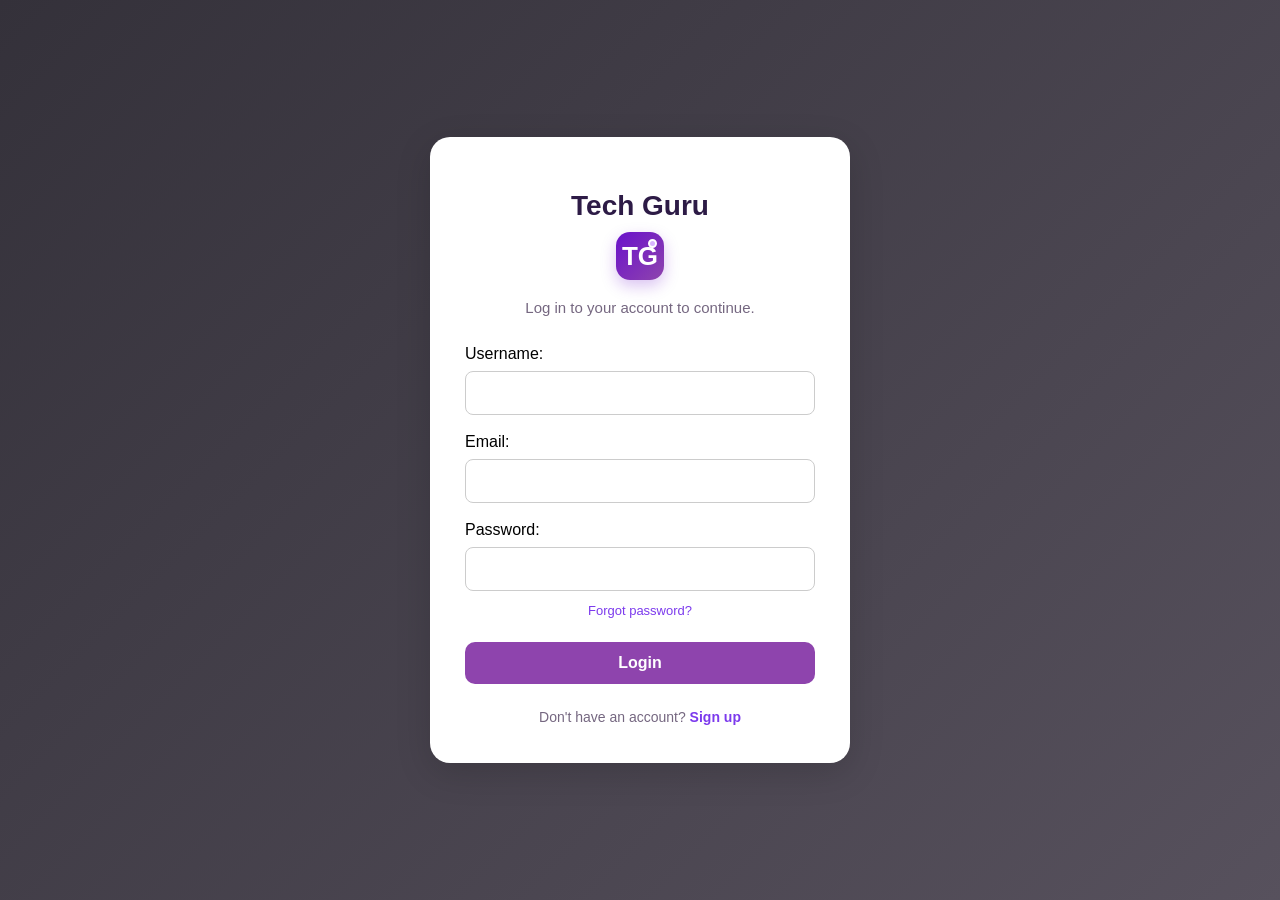
<file: index.html>
<!DOCTYPE html>
<html lang ="eng" >
    <head>
        <meta charset="UTF-8">
        <meta name="viewport" content="width=device-width, initial-scale=1.0">
        <title>Melody Login</title>
        <link rel="stylesheet" href="style.css">
    </head>
    <body>
       <div class = "login-container">
            <h1>Tech Guru</h1>
            <div class="logo">
                TG
                <span class="logo-dot"></span>
            </div>
            <p>Log in to your account to continue.</p>
            <form action="home.html" method="get">
                <label for="username">Username:</label>
                <input type="text" id="username" name="username" required>
                <label for="email">Email:</label>
                <input type="email" id="email" name="email" required>
                <label for="password">Password:</label>
                <input type="password" id="password" name="password" required>
                <p class="forgot-password">
    <a href="forgot-password.html">Forgot password?</a>
</p>
                <button type="submit">Login</button>
                <p class="signup-text">Don't have an account? <a href="signup.html">Sign up</a></p>
            </form>
        </div>

    </body>
</html>
</file>
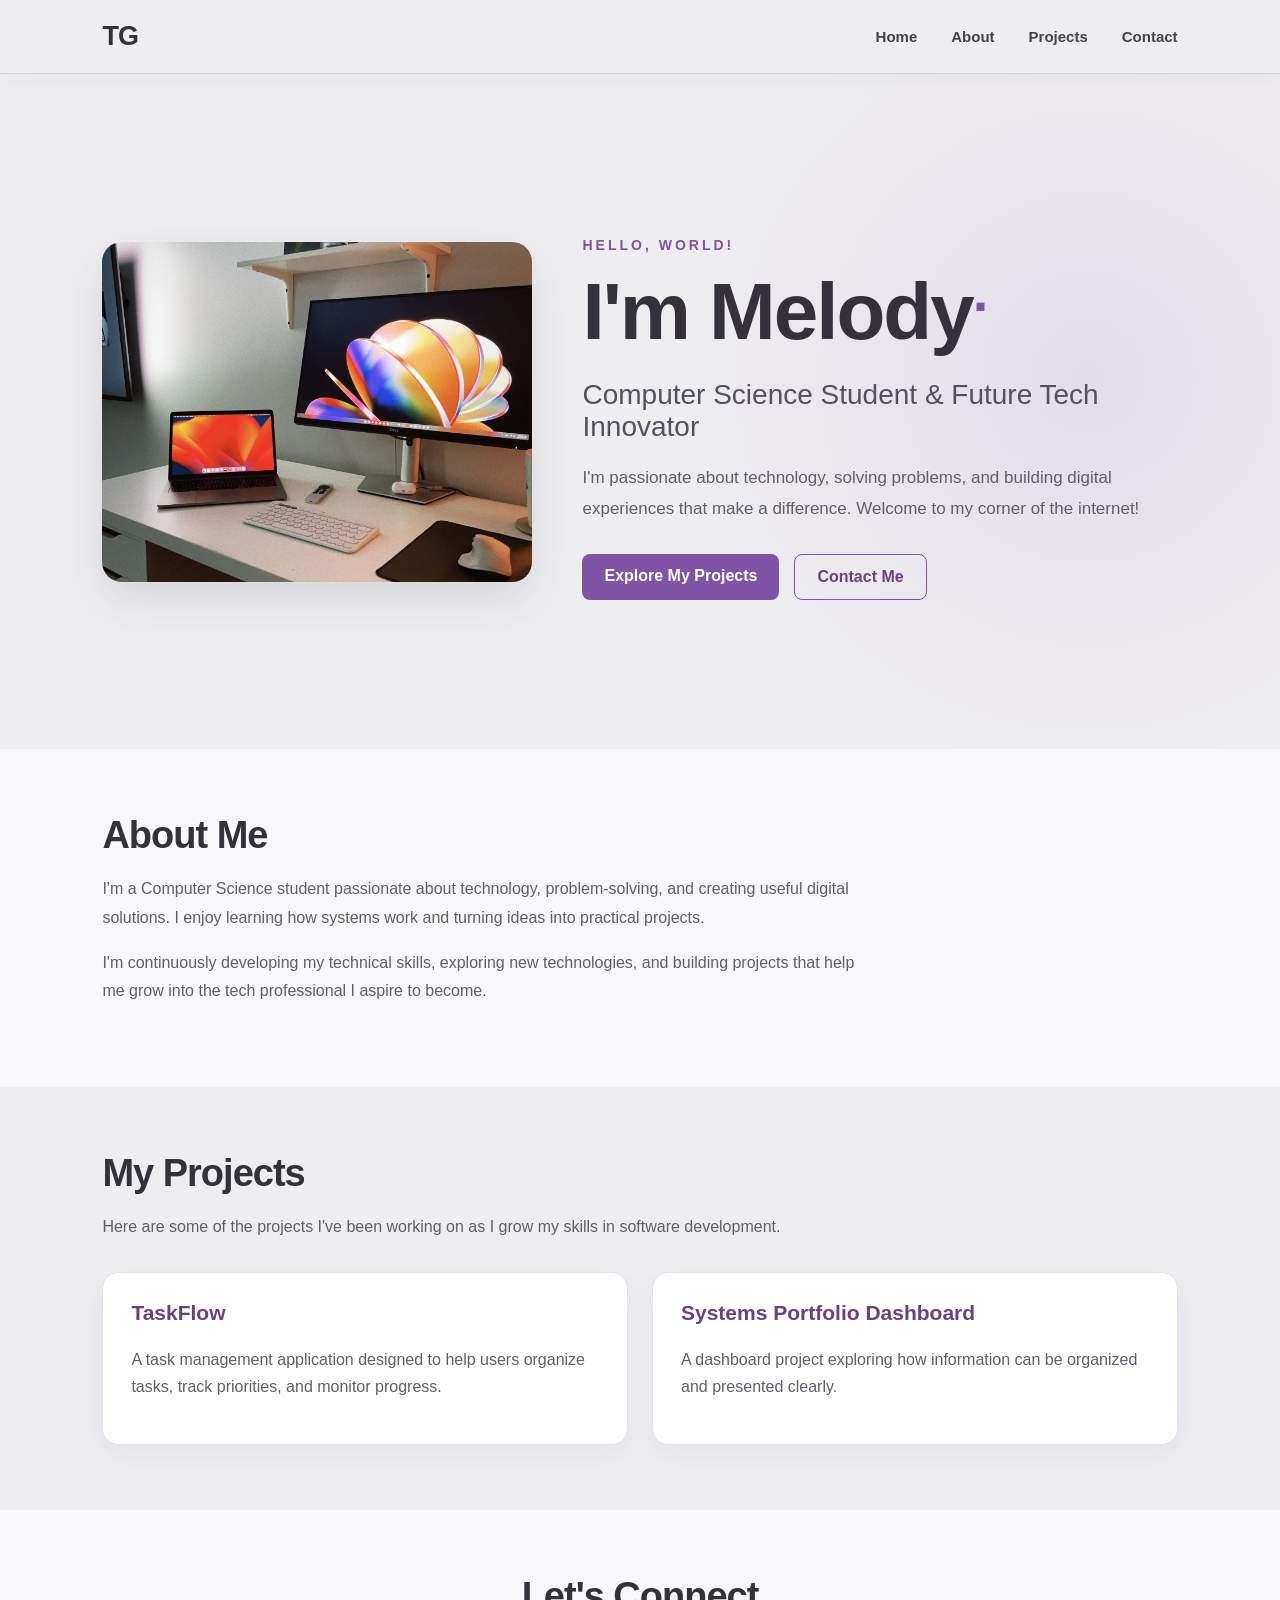
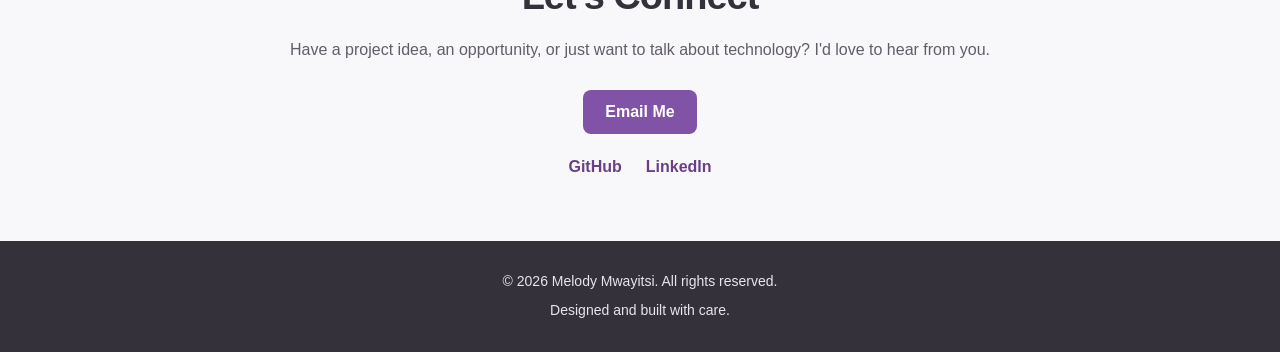
<file: home.html>
<!DOCTYPE html>
<html lang="en" >
    <head>
        <meta charset = "UTF-8">
        <meta name="viewport" content="width=device-width, initial-scale=1.0">
    <title>Melody | Personal Website</title>
    <link rel="stylesheet" href="style.css">
</head>

<body class="home-page" >

    <header>
        <nav>
            
<a href="home.html" class="brand">
     <div class="logo">
                TG
                <span class="logo-dot"></span>
            </div>

            <ul>
                <li><a href="#home">Home</a></li>
                <li><a href="#about">About</a></li>
                <li><a href="#projects">Projects</a></li>
                <li><a href="#contact">Contact</a></li>
            </ul>
        </nav>
    </header>

    <main>
        <section id="home" class="hero">
            <div class="hero-image">
    <img src="Images/workspace.jpg" alt="Modern workspace with a computer and monitor">
</div>
            <div class="hero-content">
                <p class="hero-greeting">HELLO, WORLD! </p>

                <h1>I'm Melody<span class="brand-dot">.</span></h1>

                <h2>Computer Science Student & Future Tech Innovator</h2>

                <p class="hero-description">
                    I'm passionate about technology, solving problems,
                    and building digital experiences that make a difference.
                    Welcome to my corner of the internet!
                </p>

                <div class="hero-buttons">
                    <a href="#projects" class="hero-btn primary-btn">
                        Explore My Projects
                    </a>

                    <a href="#contact" class="hero-btn secondary-btn">
                        Contact Me
                    </a>
                </div>
            </div>
        </section>

        <section id="about" class="about">
            <h2>About Me</h2>

            <p>
                I'm a Computer Science student passionate about technology,
                problem-solving, and creating useful digital solutions.
                I enjoy learning how systems work and turning ideas into
                practical projects.
            </p>

            <p>
                I'm continuously developing my technical skills, exploring
                new technologies, and building projects that help me grow
                into the tech professional I aspire to become.
            </p>
        </section>

        <section id="projects" class="projects">
            <h2>My Projects</h2>

            <p>
                Here are some of the projects I've been working on
                as I grow my skills in software development.
            </p>

            <div class="project-list">
                <article class="project-card">
                    <h3>TaskFlow</h3>
                    <p>
                        A task management application designed to help
                        users organize tasks, track priorities, and
                        monitor progress.
                    </p>
                </article>

                <article class="project-card">
                    <h3>Systems Portfolio Dashboard</h3>
                    <p>
                        A dashboard project exploring how information
                        can be organized and presented clearly.
                    </p>
                </article>
            </div>
        </section>

        <section id="contact" class="contact">
            <h2>Let's Connect</h2>

            <p>
                Have a project idea, an opportunity, or just want
                to talk about technology? I'd love to hear from you.
            </p>

            <a href="mailto:mwayitsimelody@gmail.com" class="hero-btn primary-btn">
                Email Me
            </a>

            <div class="social-links">
                <a href="https://github.com/Melody-boop" target="_blank" rel="noopener noreferrer">
                    GitHub
                </a>

                <a href="https://www.linkedin.com/in/melody-mwayitsi-901100317/" target="_blank" rel="noopener noreferrer">
                    LinkedIn
                </a>
            </div>
        </section>

    </main>

    <footer class="site-footer">
        <p>&copy; 2026 Melody Mwayitsi. All rights reserved.</p>
        <p>Designed and built with care.</p>
    </footer>

</body>

    </head>
</html>
</file>
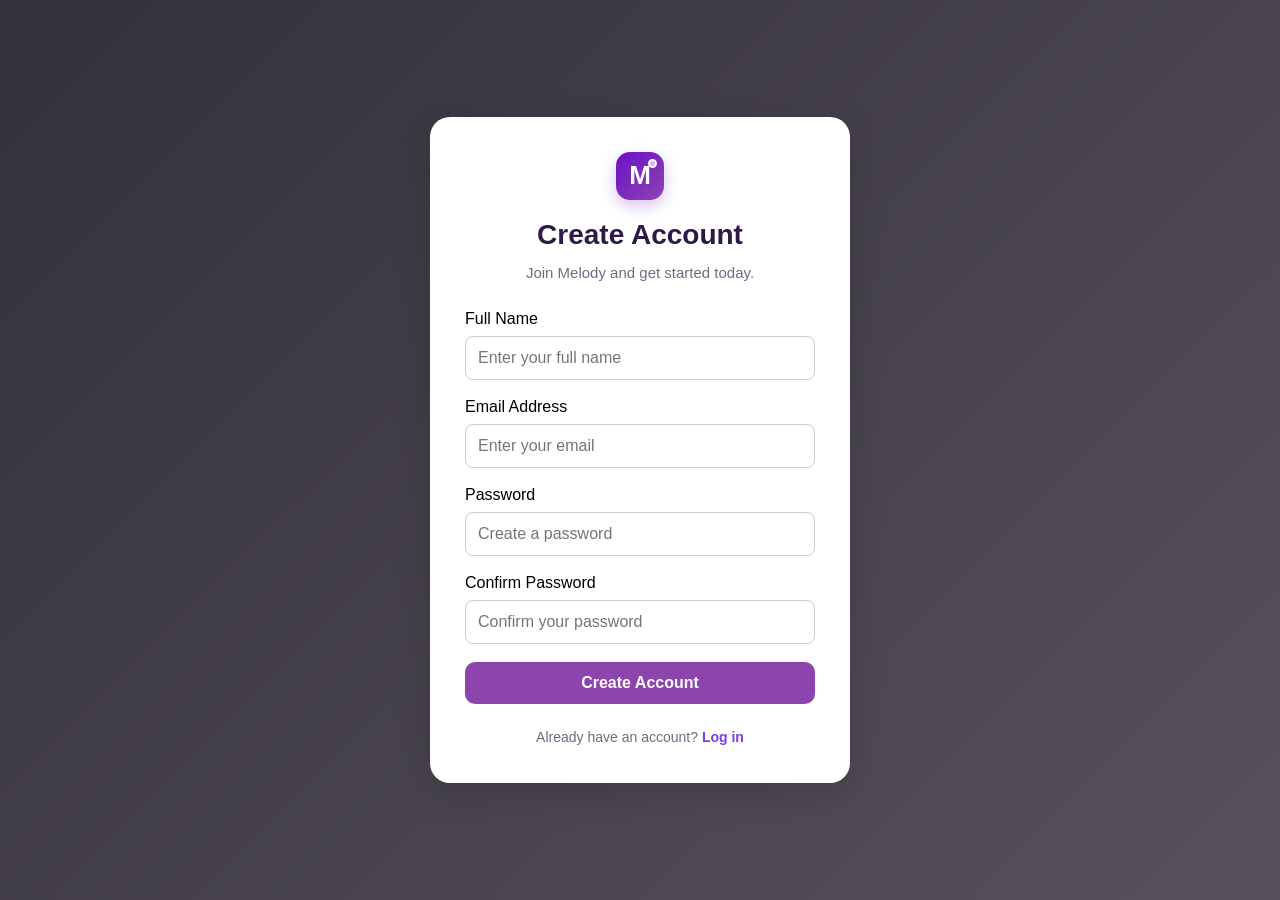
<file: signup.html>
<!DOCTYPE html>
<html>
<head>
    <title>Melody Sign Up</title>
    <link rel="stylesheet" href="style.css">
</head>

<body>
    <div class="login-container">

        <div class="logo">
            M<span class="logo-dot"></span>
        </div>

        <h1>Create Account</h1>
        <p>Join Melody and get started today.</p>

<form>
    <label for="fullname">Full Name</label>
    <input type="text" id="fullname" placeholder="Enter your full name">

    <label for="email">Email Address</label>
    <input type="email" id="email" placeholder="Enter your email">

    <label for="password">Password</label>
    <input type="password" id="password" placeholder="Create a password">

    <label for="confirm-password">Confirm Password</label>
    <input type="password" id="confirm-password" placeholder="Confirm your password">

    <button type="submit">Create Account</button>
</form>

<p class="signup-text">
    Already have an account?
    <a href="index.html">Log in</a>
</p>


    </div>

</body>
</html>
</file>
<file: style.css>
body {
    background: linear-gradient(135deg, #34313a, #57515d);
    font-family: Arial, sans-serif;
    min-height: 100vh;
    display: flex;
    justify-content: center;
    align-items: center;
    margin: 0;
}

.login-container {
    background: #ffffff;
    width: 350px;
    padding: 35px;
    border-radius: 20px;
    box-shadow: 0 10px 35px rgba(0, 0, 0, 0.15);
}
.login-container input {
    width: 100%;
    padding: 12px;
    margin: 8px 0 18px;
    border: 1px solid #ccc;
    border-radius: 8px;
    box-sizing: border-box;
    font-size: 16px;
    outline: none;

}
.login-container input:focus {
    border-color: #8e44ad;
    box-shadow: 0 0 5px rgba(142, 68, 173, 0.5);
}
.login-container button {
    width: 100%;
    padding: 12px;
    background-color: #8e44ad;
    color: white;
    border: none;
    border-radius: 10px;
    cursor: pointer;
    font-size: 16px;
    font-weight: bold;
    cursor: pointer;
    transform: 0.3s ease;
}
.login-container button:hover{
    transform: translateY(-2px);
    box-shadow: 0 6px 18px rgba(106, 17, 203, 0.3);
}
.login-container h1{
    color: #2d1b46;
    font-size: 28px;
    text-align: center;
    margin-bottom: 10px;
}
.login-container p{
    color: #756780;
    font-size: 15px;
    line-height: 1.6;
    text-align: center;
    margin: 0 0 25px;
}

.login-container .signup-text {
    margin: 22px 0 0;
    font-size: 14px;
    color: #756780;
    text-align: center;
}

.login-container .signup-text a {
    color: #7c3aed;
    font-weight: bold;
    text-decoration: none;
}

.login-container .signup-text a:hover {
    text-decoration: underline;
}
.login-container .logo{
    width: 60px;
    height: 60px;
    margin: 0 auto 20px;
    display: flex;
    justify-content: center;
    align-items: center;
    background: linear-gradient(135deg, #6a11cb, #8e44ad);
    color: #ffffff;
    font-size: 32px;
    font-weight: bold;
    border-radius: 18px;
    box-shadow: 0 6px 15px rgba(106, 17, 203, 0.25);
}

.login-container .logo {
    position: relative;

width: 48px;
height: 48px;
margin: 0 auto 16px;
font-size: 26px;
border-radius: 14px;

}

.login-container .logo-dot {
    position: absolute;
    top: 7px;
    right: 7px;
    width: 5px;
    height: 5px;
    background: #d8b4fe;
    border: 2px solid #ffffff;
    border-radius: 50%;
}

.login-container .forgot-password {
    text-align: center;
    margin: -8px 0 20px;
    font-size: 13px;
}

.login-container .forgot-password a {
    color: #7c3aed;
    text-decoration: none;
}

.login-container .forgot-password a:hover {
    text-decoration: underline;
}

/* Homepage navigation */

.home-page header {
    width: 100%;
    padding: 20px 8%;
    box-sizing: border-box;
    position: sticky;
    top: 0;
    z-index: 1000;
    background: #34313a;
    border-bottom: 1px solid rgba(255, 255, 255, 0.08);
}


.home-page nav {
    display: flex;
    justify-content: space-between;
    align-items: center;
    flex-wrap: wrap;
    gap: 20px;
}

.home-page .brand {
    color: white;
    text-decoration: none;
    font-size: 24px;
    font-weight: bold;
}

.home-page .brand-dot {
    color: #a855f7;
}

.home-page nav ul {
    display: flex;
    list-style: none;
    gap: 25px;
    margin: 0;
    padding: 0;
}

.home-page nav ul a {
    color: white;
    text-decoration: none;
    font-size: 16px;
    transition: color 0.3s ease;
}

.home-page nav ul a:hover {
    color: #c084fc;
}
/* Homepage hero section */
.home-page main {
    width: 100%;
}

.home-page .hero {
    min-height: 75vh;
    padding: 70px 8%;
    box-sizing: border-box;
    display: flex;
    align-items: center;
    justify-content: space-between;
    gap: 50px;
}

.home-page .hero-content {
    max-width: 750px;
}

.home-page .hero-greeting {
    color: #c084fc;
    font-size: 14px;
    font-weight: bold;
    letter-spacing: 3px;
    margin-bottom: 15px;
}

.home-page .hero h1 {
    color: white;
    font-size: clamp(48px, 7vw, 80px);
    margin: 0 0 15px;
    line-height: 1.1;
}

.home-page .hero h2 {
    color: #ddd6e8;
    font-size: clamp(20px, 3vw, 28px);
    font-weight: 500;
    margin-bottom: 20px;
}

.home-page .hero-description {
    color: #d1cbd8;
    font-size: 17px;
    line-height: 1.8;
    max-width: 620px;
    margin-bottom: 30px;
}

.home-page .hero-buttons {
    display: flex;
    flex-wrap: wrap;
    gap: 15px;
}

.home-page .hero-btn {
    display: inline-block;
    padding: 13px 22px;
    border-radius: 8px;
    text-decoration: none;
    font-weight: bold;
    transition: 0.3s ease;
}

.home-page .primary-btn {
    background: #a855f7;
    color: white;
}

.home-page .primary-btn:hover {
    background: #9333ea;
    transform: translateY(-2px);
}

.home-page .secondary-btn {
    border: 1px solid #a855f7;
    color: white;
}

.home-page .secondary-btn:hover {
    background: #a855f7;
    transform: translateY(-2px);
}

/* Reset the homepage layout */
body.home-page {
    display: block;
    min-height: 100vh;
    margin: 0;
    padding: 0;
}


/* Neutral homepage theme */
body.home-page {
    display: block;
    min-height: 100vh;
    margin: 0;
    padding: 0;
    background: #eeedf0;
    color: #34313a;
}

/* Homepage navigation */

/* Homepage navigation */
.home-page header {
    width: 100%;
    padding: 22px 8%;
    box-sizing: border-box;
    position: sticky;
    top: 0;
    z-index: 1000;
    background: #eeedf0;
    border-bottom: 1px solid #dedbe3;
}

.home-page nav {
    display: flex;
    justify-content: space-between;
    align-items: center;
    flex-wrap: wrap;
    gap: 20px;
}

.home-page .brand {
    color: #34313a;
    text-decoration: none;
    font-size: 25px;
    font-weight: 750;
    letter-spacing: -0.8px;
}

.home-page .brand-dot {
    color: #8053a6;
}

.home-page nav ul {
    display: flex;
    align-items: center;
    flex-wrap: wrap;
    list-style: none;
    gap: 32px;
    margin: 0;
    padding: 0;
}

.home-page nav ul a {
    color: #514c58;
    text-decoration: none;
    font-size: 15px;
    font-weight: 500;
    transition: color 0.25s ease;
}

.home-page nav ul a:hover {
    color: #8053a6;
}


/* Hero text */
.home-page .hero h1 {
    color: #34313a;
}

.home-page .hero h2 {
    color: #55505d;
}

.home-page .hero-description {
    color: #625d68;
}

.home-page .hero-greeting {
    color: #8053a6;
}

.home-page .brand-dot {
    color: #8053a6;
}

/* Hero buttons */
.home-page .primary-btn {
    background: #8053a6;
    color: #ffffff;
}

.home-page .primary-btn:hover {
    background: #694087;
}

.home-page .secondary-btn {
    border-color: #8053a6;
    color: #694087;
}

.home-page .secondary-btn:hover {
    background: #e2d9eb;
}

/* Consistent spacing for homepage sections */
.home-page .about,
.home-page .projects,
.home-page .contact {
    padding: 40px 8%;
    box-sizing: border-box;
}
/* Hero workspace image */

/* Hero workspace image */
.home-page .hero-image {
    width: 40%;
    max-width: 450px;
    flex-shrink: 0;
}

.home-page .hero-image img {
    width: 100%;
    height: 340px;
    object-fit: cover;
    object-position: center;
    border-radius: 20px;
    display: block;
    box-shadow: 0 18px 45px rgba(52, 49, 58, 0.12);
}

/* Homepage sections */
.home-page .about,
.home-page .projects,
.home-page .contact {
    padding: 65px 8%;
    box-sizing: border-box;
}

.home-page .about,
.home-page .contact {
    background: #f8f7f9;
}

.home-page .about h2,
.home-page .projects h2,
.home-page .contact h2 {
    color: #34313a;
    font-size: clamp(28px, 4vw, 38px);
    letter-spacing: -1px;
    margin: 0 0 18px;
}

.home-page .about p,
.home-page .projects > p,
.home-page .contact > p {
    max-width: 760px;
    color: #625d68;
    font-size: 16px;
    line-height: 1.8;
}

/* Project cards */
.home-page .project-list {
    display: grid;
    grid-template-columns: repeat(2, minmax(0, 1fr));
    gap: 24px;
    margin-top: 30px;
}

.home-page .project-card {
    background: #fff;
    padding: 28px;
    border: 1px solid #e5e1e9;
    border-radius: 16px;
    box-shadow: 0 8px 25px rgba(52, 49, 58, 0.05);
    transition: transform 0.25s ease, box-shadow 0.25s ease;
}

.home-page .project-card:hover {
    transform: translateY(-5px);
    box-shadow: 0 15px 35px rgba(52, 49, 58, 0.1);
}

.home-page .project-card h3 {
    color: #694087;
    font-size: 21px;
    margin-top: 0;
}

.home-page .project-card p {
    color: #625d68;
    line-height: 1.7;
}

/* Contact links */
.home-page .contact {
    text-align: center;
}

.home-page .contact > p {
    margin: 0 auto 25px;
}

.home-page .social-links {
    display: flex;
    justify-content: center;
    flex-wrap: wrap;
    gap: 24px;
    margin-top: 24px;
}

.home-page .social-links a {
    color: #694087;
    font-weight: 600;
    text-decoration: none;
}

.home-page .social-links a:hover {
    text-decoration: underline;
}

/* Footer */
.home-page .site-footer {
    padding: 24px 8%;
    text-align: center;
    background: #34313a;
    color: #e8e4ed;
    font-size: 14px;
    line-height: 1.7;
}

.home-page .site-footer p {
    margin: 5px 0;
}

/* Responsive layout */
@media (max-width: 760px) {
    .home-page nav {
        justify-content: center;
    }

    .home-page nav ul {
        justify-content: center;
        gap: 16px;
    }

    .home-page .hero {
        min-height: auto;
        padding: 45px 7%;
        flex-direction: column-reverse;
        align-items: stretch;
        gap: 30px;
    }

    .home-page .hero-image {
        width: 100%;
        max-width: 100%;
    }

    .home-page .hero-image img {
        height: 260px;
    }

    .home-page .about,
    .home-page .projects,
    .home-page .contact {
        padding: 45px 7%;
    }

    .home-page .project-list {
        grid-template-columns: 1fr;
    }
}

/* Premium hero styling */
.home-page .hero {
    position: relative;
    overflow: hidden;
    background:
        radial-gradient(
            circle at 85% 45%,
            rgba(128, 83, 166, 0.10),
            transparent 35%
        ),
        #eeedf0;
}

.home-page .hero-content {
    position: relative;
    z-index: 1;
    max-width: 600px;
}

.home-page .hero h1 {
    letter-spacing: -2px;
}

.home-page .hero-image {
    position: relative;
    z-index: 1;
}

.home-page .hero-image img {
    transition: transform 0.35s ease, box-shadow 0.35s ease;
}

.home-page .hero-image img:hover {
    transform: translateY(-4px);
    box-shadow: 0 24px 50px rgba(52, 49, 58, 0.17);
}

/* Premium homepage navbar */
.home-page header {
    padding: 20px 8%;
    background: rgba(238, 237, 240, 0.94);
    border-bottom: 1px solid rgba(128, 83, 166, 0.18);
    box-shadow: 0 4px 20px rgba(52, 49, 58, 0.04);
    backdrop-filter: blur(12px);
}

.home-page nav {
    max-width: 1400px;
    margin: 0 auto;
}

.home-page .brand {
    font-size: 27px;
    font-weight: 800;
    letter-spacing: -1px;
    transition: transform 0.25s ease;
}

.home-page .brand:hover {
    transform: translateY(-2px);
}

.home-page .brand-dot {
    color: #8053a6;
}

.home-page nav ul {
    gap: 34px;
}

.home-page nav ul a {
    position: relative;
    display: inline-block;
    padding: 8px 0;
    color: #45404d;
    font-weight: 600;
    transition: color 0.25s ease;
}

.home-page nav ul a::after {
    content: "";
    position: absolute;
    left: 0;
    bottom: 0;
    width: 0;
    height: 2px;
    background: #8053a6;
    border-radius: 2px;
    transition: width 0.25s ease;
}

.home-page nav ul a:hover {
    color: #8053a6;
}

.home-page nav ul a:hover::after {
    width: 100%;
}

/* Highlight the Contact link */
.home-page nav ul li:last-child a {
    padding: 10px 18px;
    color: #fff;
    background: #8053a6;
    border-radius: 8px;
}

.home-page nav ul li:last-child a::after {
    display: none;
}

.home-page nav ul li:last-child a:hover {
    color: #fff;
    background: #694087;
    transform: translateY(-2px);
}

/* Keep all navigation links uniform */
.home-page nav ul li:last-child a {
    padding: 8px 0;
    color: #45404d;
    background: transparent;
    border-radius: 0;
    font-weight: 600;
    transform: none;
}

.home-page nav ul li:last-child a::after {
    display: block;
}

.home-page nav ul li:last-child a:hover {
    color: #8053a6;
    background: transparent;
    transform: none;
}

.home-page .brand-dot {
    color: #8053a6;
    font-size: 0.7em;
    vertical-align: super;
    line-height: 0;
}
</file>
